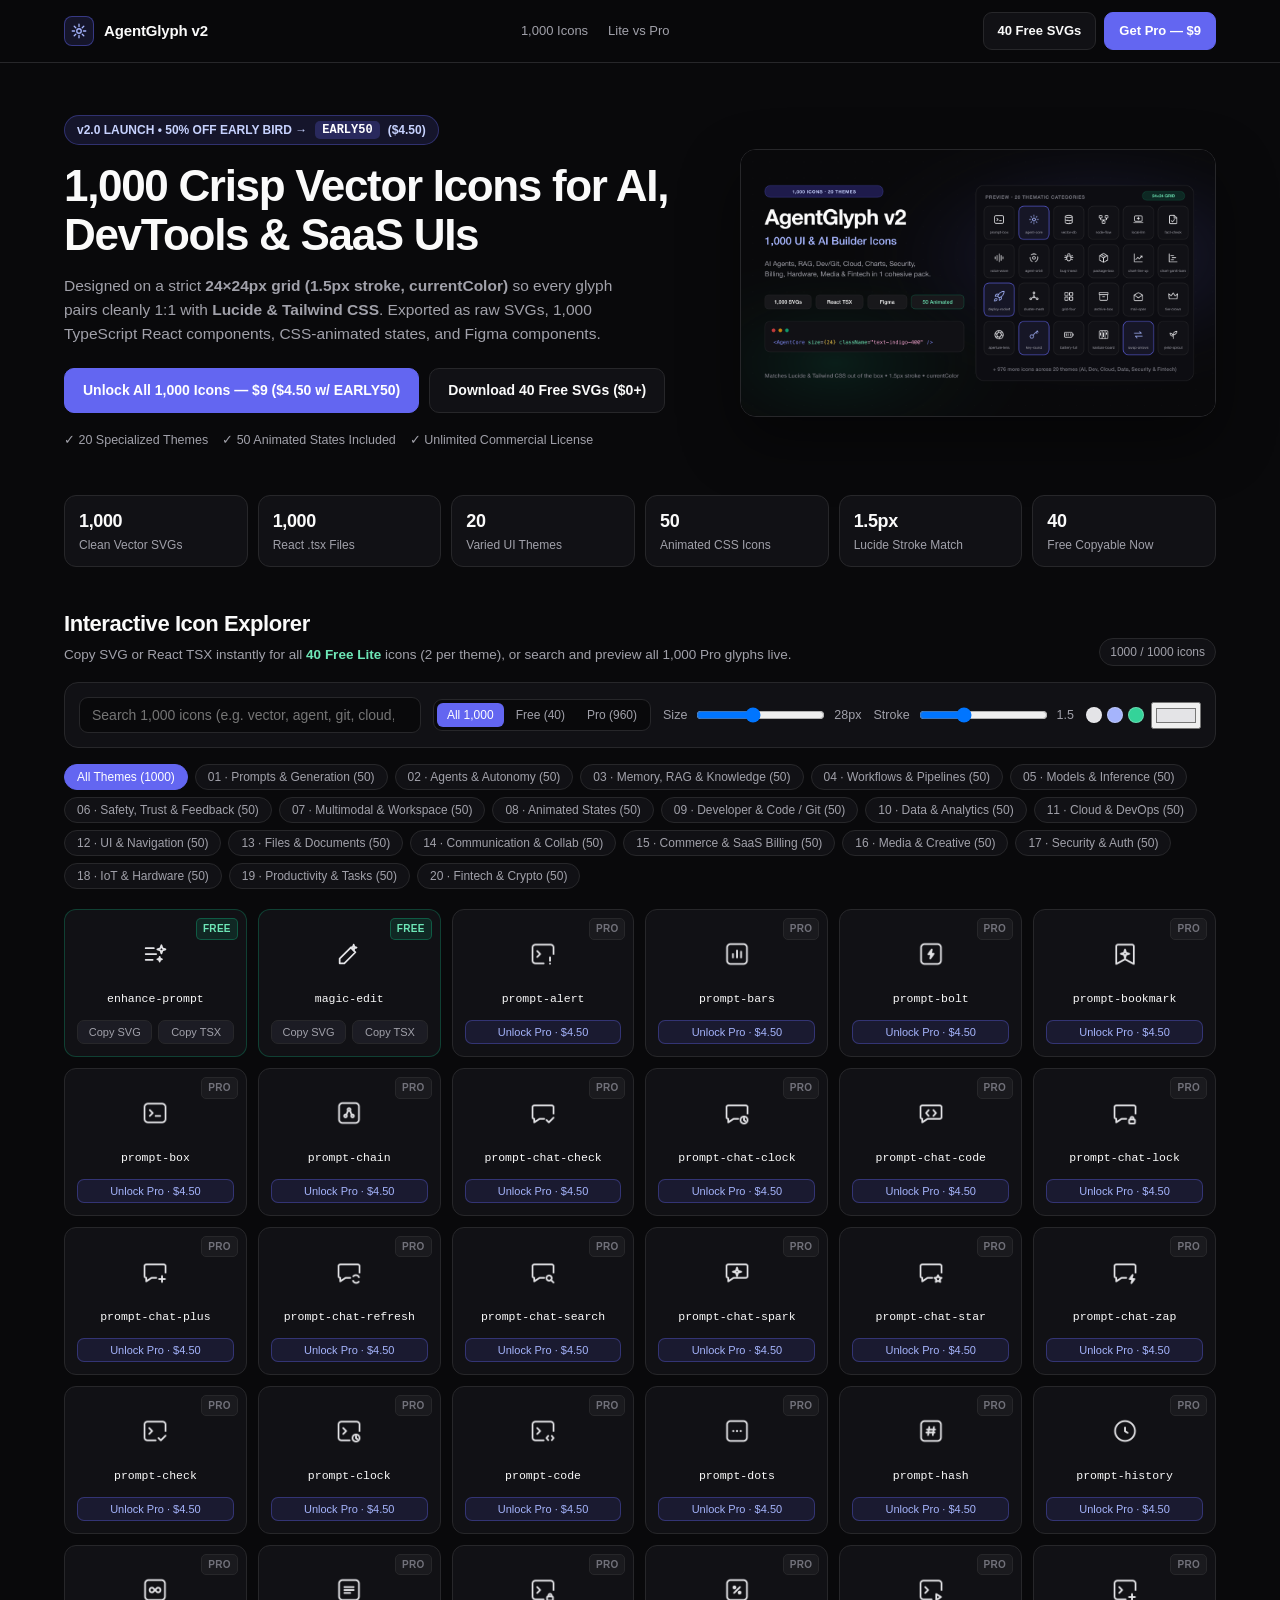
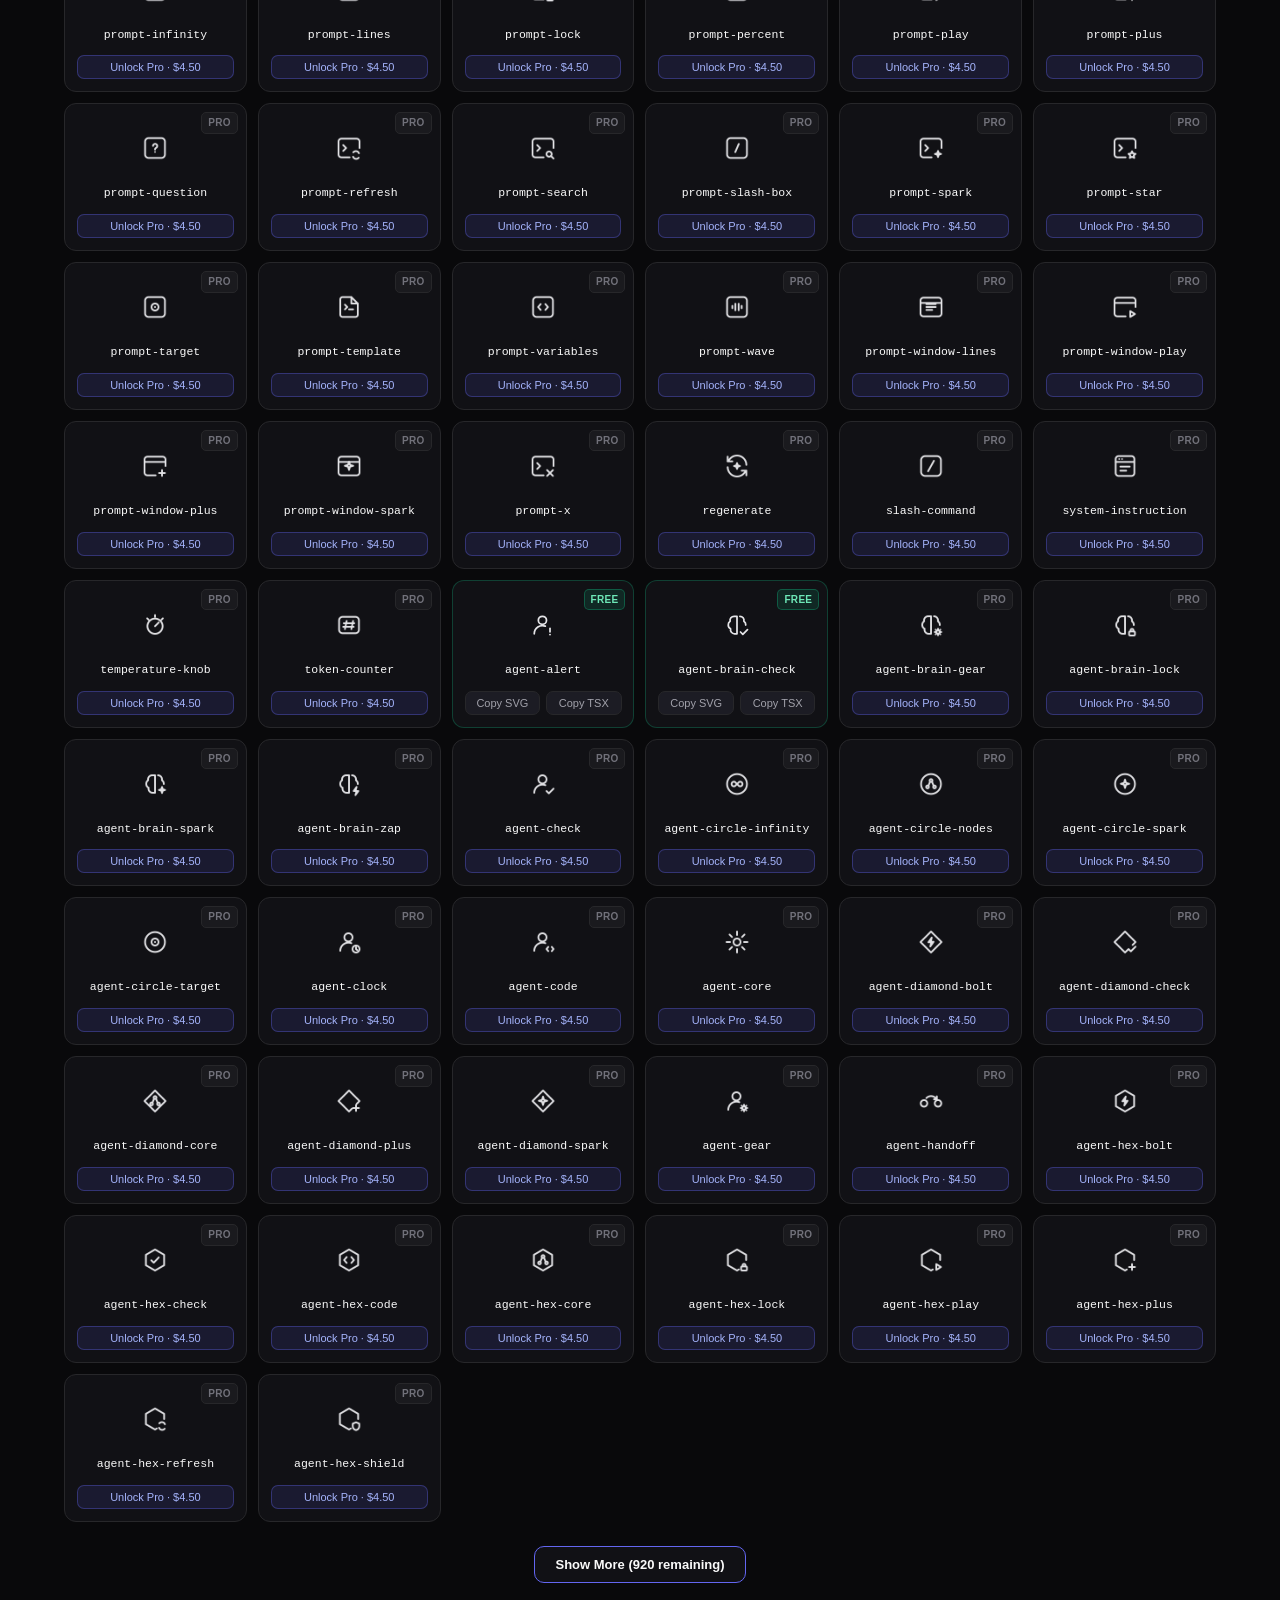
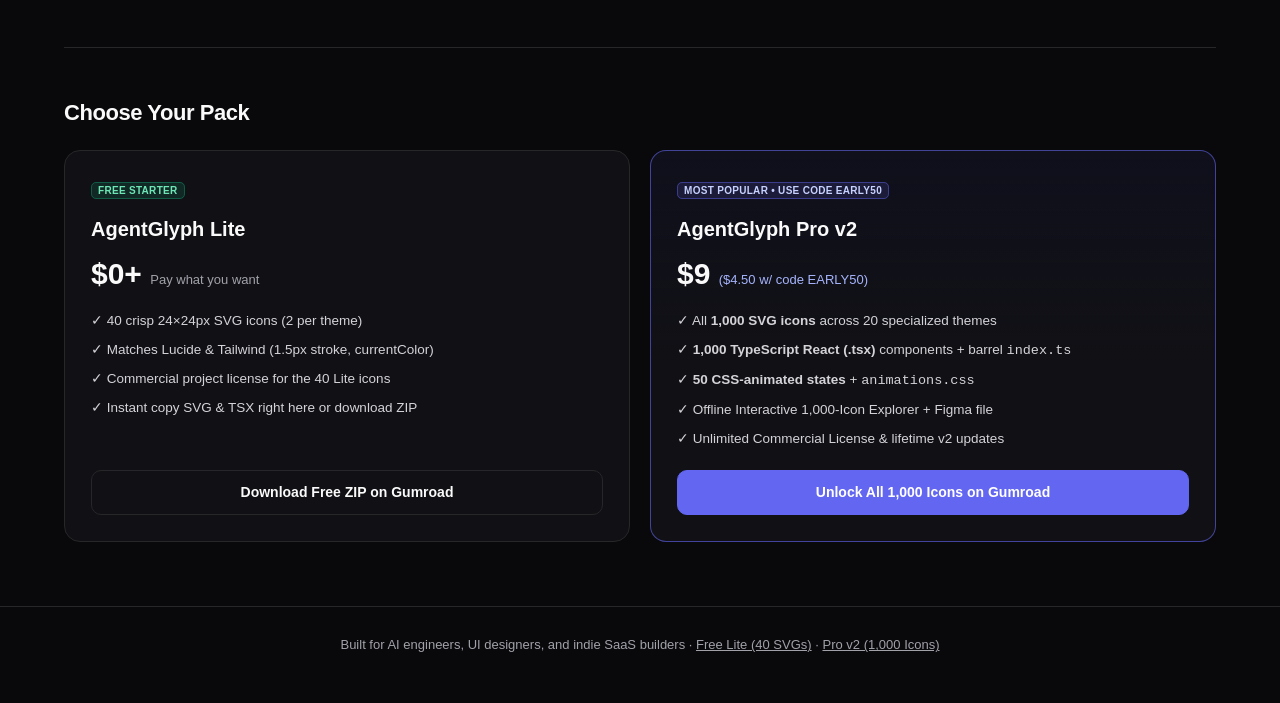
<file: index.html>
<!doctype html>
<html lang="en">

<head>
  <meta charset="UTF-8" />
  <meta name="viewport" content="width=device-width, initial-scale=1.0" />
  <title>AgentGlyph v2 — 1,000 UI, AI &amp; SaaS Icons (SVG · React TSX · Figma)</title>
  <meta name="description"
    content="1,000 crisp 24x24px vector icons across 20 varied themes for AI agents, RAG pipelines, DevTools, Cloud, Data, Security & SaaS apps. Try 40 icons free or unlock all 1,000." />
  <meta property="og:title" content="AgentGlyph v2 — 1,000 UI & AI Icons Across 20 Themes" />
  <meta property="og:description"
    content="24x24px grid, 1.5px stroke, currentColor — pairs 1:1 with Lucide & Tailwind CSS. 40 free SVG starter icons included." />
  <meta property="og:image" content="./assets/cover-1280x720.png" />
  <meta name="twitter:card" content="summary_large_image" />
  <link rel="icon" type="image/svg+xml" href="data:image/svg+xml,%3Csvg xmlns='http://www.w3.org/2000/svg' viewBox='0 0 24 24' fill='none' stroke='%23a5b4fc' stroke-width='1.75' stroke-linecap='round' stroke-linejoin='round'%3E%3Ccircle cx='12' cy='12' r='3'/%3E%3Cpath d='M12 3v3M12 18v3M3 12h3M18 12h3M5.6 5.6l2.1 2.1M16.3 16.3l2.1 2.1M18.4 5.6l-2.1 2.1M7.7 16.3l-2.1 2.1'/%3E%3C/svg%3E" />
  <link rel="stylesheet" href="./assets/animations.css" />
  <style>
    :root {
      --bg: #09090b;
      --panel: #111115;
      --panel-2: #16161d;
      --panel-hover: #1a1a24;
      --border: #27272a;
      --text: #fafafa;
      --muted: #a1a1aa;
      --accent: #6366f1;
      --accent-soft: rgba(99, 102, 241, 0.14);
      --emerald: #10b981;
      --emerald-soft: rgba(16, 185, 129, 0.14);
    }

    * {
      box-sizing: border-box;
    }

    html {
      scroll-behavior: smooth;
    }

    body {
      margin: 0;
      font-family: Inter, -apple-system, BlinkMacSystemFont, "Segoe UI", Roboto, sans-serif;
      background: var(--bg);
      color: var(--text);
      line-height: 1.55;
      -webkit-font-smoothing: antialiased;
    }

    a {
      color: inherit;
      text-decoration: none;
    }

    .nav-wrap {
      position: sticky;
      top: 0;
      z-index: 40;
      backdrop-filter: blur(12px);
      background: rgba(9, 9, 11, 0.85);
      border-bottom: 1px solid var(--border);
    }

    .nav {
      max-width: 1200px;
      margin: 0 auto;
      padding: 12px 24px;
      display: flex;
      align-items: center;
      justify-content: space-between;
      gap: 16px;
    }

    .brand {
      display: inline-flex;
      align-items: center;
      gap: 10px;
      font-weight: 700;
      font-size: 15px;
      letter-spacing: -0.01em;
    }

    .brand-icon {
      width: 30px;
      height: 30px;
      border-radius: 8px;
      display: grid;
      place-items: center;
      background: var(--accent-soft);
      border: 1px solid rgba(99, 102, 241, 0.45);
      color: #a5b4fc;
    }

    .nav-links {
      display: flex;
      align-items: center;
      gap: 20px;
      font-size: 13px;
      color: var(--muted);
    }

    .nav-links a:hover {
      color: var(--text);
    }

    .nav-ctas {
      display: flex;
      align-items: center;
      gap: 8px;
    }

    @media (max-width: 820px) {
      .nav-links {
        display: none;
      }
    }

    .btn {
      display: inline-flex;
      align-items: center;
      justify-content: center;
      gap: 7px;
      border-radius: 9px;
      font-size: 13px;
      font-weight: 600;
      padding: 8px 14px;
      cursor: pointer;
      border: 1px solid var(--border);
      background: var(--panel);
      color: var(--text);
      transition: all 0.15s ease;
    }

    .btn:hover {
      border-color: #3f3f46;
      background: var(--panel-hover);
    }

    .btn-primary {
      background: var(--accent);
      border-color: var(--accent);
      color: #ffffff;
    }

    .btn-primary:hover {
      background: #4f46e5;
      border-color: #4f46e5;
    }

    .btn-lg {
      padding: 11px 18px;
      font-size: 14px;
      border-radius: 10px;
    }

    .container {
      max-width: 1200px;
      margin: 0 auto;
      padding: 0 24px;
    }

    .hero {
      padding: 52px 0 36px;
      display: grid;
      grid-template-columns: 1.15fr 0.85fr;
      gap: 32px;
      align-items: center;
    }

    @media (max-width: 960px) {
      .hero {
        grid-template-columns: 1fr;
        padding-top: 32px;
      }
    }

    .promo-pill {
      display: inline-flex;
      align-items: center;
      gap: 8px;
      padding: 5px 12px;
      border-radius: 999px;
      background: var(--accent-soft);
      border: 1px solid rgba(99, 102, 241, 0.35);
      color: #c7d2fe;
      font-size: 12px;
      font-weight: 600;
      cursor: pointer;
      margin-bottom: 16px;
    }

    .promo-code {
      background: rgba(99, 102, 241, 0.25);
      color: #fff;
      padding: 2px 7px;
      border-radius: 5px;
      font-family: ui-monospace, SFMono-Regular, Menlo, monospace;
    }

    .hero h1 {
      margin: 0 0 14px;
      font-size: clamp(30px, 4vw, 44px);
      line-height: 1.12;
      letter-spacing: -0.03em;
    }

    .hero p {
      margin: 0 0 22px;
      color: var(--muted);
      font-size: 15.5px;
      max-width: 560px;
    }

    .hero-actions {
      display: flex;
      flex-wrap: wrap;
      gap: 10px;
      margin-bottom: 18px;
    }

    .hero-meta {
      display: flex;
      flex-wrap: wrap;
      gap: 14px;
      font-size: 12.5px;
      color: var(--muted);
    }

    .hero-media {
      background: var(--panel);
      border: 1px solid var(--border);
      border-radius: 16px;
      overflow: hidden;
      box-shadow: 0 24px 60px rgba(0, 0, 0, 0.45);
    }

    .hero-media video {
      display: block;
      width: 100%;
      height: auto;
      background: #09090b;
    }

    .stats-strip {
      display: grid;
      grid-template-columns: repeat(6, 1fr);
      gap: 10px;
      margin: 8px 0 40px;
    }

    @media (max-width: 900px) {
      .stats-strip {
        grid-template-columns: repeat(3, 1fr);
      }
    }

    @media (max-width: 520px) {
      .stats-strip {
        grid-template-columns: repeat(2, 1fr);
      }
    }

    .stat-card {
      background: var(--panel);
      border: 1px solid var(--border);
      border-radius: 12px;
      padding: 12px 14px;
    }

    .stat-val {
      font-size: 18px;
      font-weight: 700;
      letter-spacing: -0.02em;
    }

    .stat-lbl {
      font-size: 12px;
      color: var(--muted);
    }

    .section-head {
      display: flex;
      flex-wrap: wrap;
      justify-content: space-between;
      align-items: flex-end;
      gap: 12px;
      margin-bottom: 16px;
    }

    .section-head h2 {
      margin: 0;
      font-size: 22px;
      letter-spacing: -0.02em;
    }

    .badge-count {
      display: inline-flex;
      align-items: center;
      gap: 6px;
      padding: 4px 10px;
      border-radius: 999px;
      background: var(--panel);
      border: 1px solid var(--border);
      color: var(--muted);
      font-size: 12px;
      font-variant-numeric: tabular-nums;
    }

    .controls {
      display: grid;
      grid-template-columns: 1fr auto auto auto auto;
      gap: 12px;
      padding: 14px;
      background: var(--panel);
      border: 1px solid var(--border);
      border-radius: 14px;
      margin-bottom: 16px;
      align-items: center;
    }

    @media (max-width: 1020px) {
      .controls {
        grid-template-columns: 1fr 1fr;
      }

      .search-input {
        grid-column: 1 / -1;
      }
    }

    @media (max-width: 560px) {
      .controls {
        grid-template-columns: 1fr;
      }
    }

    input[type="search"] {
      width: 100%;
      background: #09090b;
      color: var(--text);
      border: 1px solid var(--border);
      border-radius: 9px;
      padding: 9px 12px;
      font-size: 14px;
      outline: none;
    }

    input[type="search"]:focus {
      border-color: var(--accent);
    }

    .tier-toggle {
      display: inline-flex;
      background: #09090b;
      border: 1px solid var(--border);
      border-radius: 9px;
      padding: 3px;
      gap: 2px;
    }

    .tier-btn {
      border: none;
      background: transparent;
      color: var(--muted);
      font-size: 12px;
      font-weight: 500;
      padding: 5px 10px;
      border-radius: 6px;
      cursor: pointer;
    }

    .tier-btn.active {
      background: var(--accent);
      color: #fff;
    }

    .control-group {
      display: flex;
      align-items: center;
      gap: 7px;
      font-size: 12.5px;
      color: var(--muted);
      white-space: nowrap;
    }

    .swatches {
      display: inline-flex;
      align-items: center;
      gap: 5px;
    }

    .swatch {
      width: 16px;
      height: 16px;
      border-radius: 999px;
      border: 1px solid rgba(255, 255, 255, 0.25);
      cursor: pointer;
      padding: 0;
    }

    .categories {
      display: flex;
      flex-wrap: wrap;
      gap: 7px;
      margin-bottom: 20px;
    }

    .cat-btn {
      background: var(--panel);
      color: var(--muted);
      border: 1px solid var(--border);
      border-radius: 999px;
      padding: 5px 12px;
      font-size: 12px;
      cursor: pointer;
      transition: all 0.15s ease;
    }

    .cat-btn:hover {
      color: var(--text);
      border-color: #3f3f46;
    }

    .cat-btn.active {
      background: var(--accent);
      border-color: var(--accent);
      color: #fff;
    }

    .grid {
      display: grid;
      grid-template-columns: repeat(auto-fill, minmax(168px, 1fr));
      gap: 11px;
    }

    .card {
      position: relative;
      background: var(--panel);
      border: 1px solid var(--border);
      border-radius: 12px;
      padding: 20px 12px 12px;
      display: flex;
      flex-direction: column;
      align-items: center;
      gap: 12px;
      transition: border-color 0.15s ease, background 0.15s ease;
    }

    .card:hover {
      background: var(--panel-hover);
      border-color: #3f3f46;
    }

    .card.is-free {
      border-color: rgba(16, 185, 129, 0.28);
    }

    .card-tag {
      position: absolute;
      top: 8px;
      right: 8px;
      font-size: 10px;
      font-weight: 700;
      padding: 2px 6px;
      border-radius: 5px;
      letter-spacing: 0.03em;
    }

    .card-tag.free {
      background: var(--emerald-soft);
      color: #6ee7b7;
      border: 1px solid rgba(16, 185, 129, 0.35);
    }

    .card-tag.pro {
      background: rgba(255, 255, 255, 0.04);
      color: #71717a;
      border: 1px solid #27272a;
    }

    .icon-preview {
      display: flex;
      align-items: center;
      justify-content: center;
      height: 48px;
    }

    .pro-sprite-icon {
      width: var(--icon-size, 28px);
      height: var(--icon-size, 28px);
      background-color: currentColor;
      -webkit-mask-image: var(--sprite-url);
      mask-image: var(--sprite-url);
      -webkit-mask-size: 1000% 500%;
      mask-size: 1000% 500%;
      -webkit-mask-position: var(--pos-x) var(--pos-y);
      mask-position: var(--pos-x) var(--pos-y);
      -webkit-mask-repeat: no-repeat;
      mask-repeat: no-repeat;
      pointer-events: none;
    }

    .icon-name {
      font-size: 11.5px;
      color: var(--text);
      font-family: ui-monospace, SFMono-Regular, Menlo, monospace;
      text-align: center;
      word-break: break-word;
    }

    .card-actions {
      display: flex;
      gap: 6px;
      width: 100%;
    }

    .btn-copy {
      flex: 1;
      background: #1c1c24;
      color: var(--muted);
      border: 1px solid var(--border);
      border-radius: 7px;
      padding: 5px 6px;
      font-size: 11px;
      cursor: pointer;
      transition: all 0.15s ease;
    }

    .btn-copy:hover {
      color: var(--text);
      border-color: var(--accent);
    }

    .btn-unlock {
      flex: 1;
      background: rgba(99, 102, 241, 0.12);
      color: #a5b4fc;
      border: 1px solid rgba(99, 102, 241, 0.35);
      border-radius: 7px;
      padding: 5px 6px;
      font-size: 11px;
      font-weight: 500;
      cursor: pointer;
      transition: all 0.15s ease;
    }

    .btn-unlock:hover {
      background: var(--accent);
      color: #fff;
      border-color: var(--accent);
    }

    .load-more-wrap {
      display: flex;
      justify-content: center;
      margin-top: 24px;
    }

    .load-more-btn {
      background: var(--panel);
      color: var(--text);
      border: 1px solid var(--accent);
      border-radius: 10px;
      padding: 10px 20px;
      font-size: 13px;
      font-weight: 600;
      cursor: pointer;
    }

    .load-more-btn:hover {
      background: var(--accent);
    }

    .compare-section {
      margin-top: 64px;
      padding-top: 48px;
      border-top: 1px solid var(--border);
    }

    .compare-grid {
      display: grid;
      grid-template-columns: repeat(2, 1fr);
      gap: 20px;
      margin-top: 20px;
    }

    @media (max-width: 780px) {
      .compare-grid {
        grid-template-columns: 1fr;
      }
    }

    .plan-card {
      background: var(--panel);
      border: 1px solid var(--border);
      border-radius: 16px;
      padding: 26px;
      display: flex;
      flex-direction: column;
      justify-content: space-between;
      gap: 20px;
    }

    .plan-card.pro-plan {
      border-color: rgba(99, 102, 241, 0.6);
      background: linear-gradient(180deg, rgba(99, 102, 241, 0.08) 0%, var(--panel) 55%);
    }

    .plan-price {
      font-size: 30px;
      font-weight: 700;
      margin: 6px 0;
    }

    .plan-list {
      list-style: none;
      padding: 0;
      margin: 0;
      display: grid;
      gap: 8px;
      font-size: 13.5px;
      color: #d4d4d8;
    }

    footer {
      margin-top: 64px;
      padding: 28px 24px 48px;
      border-top: 1px solid var(--border);
      text-align: center;
      color: var(--muted);
      font-size: 13px;
    }

    .modal-backdrop {
      position: fixed;
      inset: 0;
      background: rgba(0, 0, 0, 0.72);
      backdrop-filter: blur(4px);
      display: none;
      place-items: center;
      padding: 20px;
      z-index: 60;
    }

    .modal-backdrop.open {
      display: grid;
    }

    .modal {
      width: 100%;
      max-width: 460px;
      background: var(--panel);
      border: 1px solid rgba(99, 102, 241, 0.5);
      border-radius: 16px;
      padding: 24px;
    }

    .toast {
      position: fixed;
      bottom: 24px;
      right: 24px;
      background: #18181b;
      color: #fafafa;
      border: 1px solid var(--accent);
      padding: 10px 16px;
      border-radius: 10px;
      font-size: 13px;
      opacity: 0;
      transform: translateY(10px);
      transition: all 0.2s ease;
      pointer-events: none;
      z-index: 70;
    }

    .toast.show {
      opacity: 1;
      transform: translateY(0);
    }

    .empty {
      grid-column: 1 / -1;
      text-align: center;
      padding: 48px;
      color: var(--muted);
      border: 1px dashed var(--border);
      border-radius: 14px;
    }
  </style>
</head>

<body>
  <header class="nav-wrap">
    <div class="nav">
      <a href="#" class="brand">
        <span class="brand-icon">
          <svg width="18" height="18" viewBox="0 0 24 24" fill="none" stroke="currentColor" stroke-width="1.75"
            stroke-linecap="round" stroke-linejoin="round">
            <circle cx="12" cy="12" r="3" />
            <path
              d="M12 3v3M12 18v3M3 12h3M18 12h3M5.6 5.6l2.1 2.1M16.3 16.3l2.1 2.1M18.4 5.6l-2.1 2.1M7.7 16.3l-2.1 2.1" />
          </svg>
        </span>
        <span>AgentGlyph v2</span>
      </a>
      <nav class="nav-links">
        <a href="#explorer">1,000 Icons</a>
        <a href="#pricing">Lite vs Pro</a>
      </nav>
      <div class="nav-ctas">
        <a class="btn" href="https://5418582126609.gumroad.com/l/agentglyph-lite" target="_blank" rel="noopener">40 Free
          SVGs</a>
        <a class="btn btn-primary" href="https://5418582126609.gumroad.com/l/agentglyph" target="_blank"
          rel="noopener">Get
          Pro — $9</a>
      </div>
    </div>
  </header>

  <main class="container">
    <section class="hero">
      <div>
        <button type="button" class="promo-pill" id="copy-promo-btn" title="Click to copy coupon EARLY50">
          <span>v2.0 LAUNCH • 50% OFF EARLY BIRD →</span>
          <span class="promo-code">EARLY50</span>
          <span>($4.50)</span>
        </button>
        <h1>1,000 Crisp Vector Icons for AI, DevTools &amp; SaaS UIs</h1>
        <p>
          Designed on a strict <strong>24×24px grid (1.5px stroke, currentColor)</strong> so every glyph pairs cleanly
          1:1 with <strong>Lucide &amp; Tailwind CSS</strong>. Exported as raw SVGs, 1,000 TypeScript React components,
          CSS-animated states, and Figma components.
        </p>
        <div class="hero-actions">
          <a class="btn btn-primary btn-lg" href="https://5418582126609.gumroad.com/l/agentglyph" target="_blank"
            rel="noopener">
            Unlock All 1,000 Icons — $9 ($4.50 w/ EARLY50)
          </a>
          <a class="btn btn-lg" href="https://5418582126609.gumroad.com/l/agentglyph-lite" target="_blank"
            rel="noopener">
            Download 40 Free SVGs ($0+)
          </a>
        </div>
        <div class="hero-meta">
          <span>✓ 20 Specialized Themes</span>
          <span>✓ 50 Animated States Included</span>
          <span>✓ Unlimited Commercial License</span>
        </div>
      </div>
      <div class="hero-media">
        <video src="./assets/demo-15s.mp4" poster="./assets/cover-1280x720.png" autoplay loop muted playsinline></video>
      </div>
    </section>

    <section class="stats-strip">
      <div class="stat-card">
        <div class="stat-val">1,000</div>
        <div class="stat-lbl">Clean Vector SVGs</div>
      </div>
      <div class="stat-card">
        <div class="stat-val">1,000</div>
        <div class="stat-lbl">React .tsx Files</div>
      </div>
      <div class="stat-card">
        <div class="stat-val">20</div>
        <div class="stat-lbl">Varied UI Themes</div>
      </div>
      <div class="stat-card">
        <div class="stat-val">50</div>
        <div class="stat-lbl">Animated CSS Icons</div>
      </div>
      <div class="stat-card">
        <div class="stat-val">1.5px</div>
        <div class="stat-lbl">Lucide Stroke Match</div>
      </div>
      <div class="stat-card">
        <div class="stat-val">40</div>
        <div class="stat-lbl">Free Copyable Now</div>
      </div>
    </section>

    <section id="explorer">
      <div class="section-head">
        <div>
          <h2>Interactive Icon Explorer</h2>
          <p style="margin:4px 0 0;color:var(--muted);font-size:13.5px;">
            Copy SVG or React TSX instantly for all <strong style="color:#6ee7b7">40 Free Lite</strong> icons (2 per
            theme), or search and preview all 1,000 Pro glyphs live.
          </p>
        </div>
        <span class="badge-count" id="count-badge">0 icons loaded</span>
      </div>

      <div class="controls">
        <input type="search" class="search-input" id="search"
          placeholder="Search 1,000 icons (e.g. vector, agent, git, cloud, chart, lock, billing)..." />
        <div class="tier-toggle" id="tier-toggle">
          <button type="button" class="tier-btn active" data-tier="all">All 1,000</button>
          <button type="button" class="tier-btn" data-tier="free">Free (40)</button>
          <button type="button" class="tier-btn" data-tier="pro">Pro (960)</button>
        </div>
        <label class="control-group">
          Size <input type="range" id="size-slider" min="16" max="44" value="28" />
          <span id="size-val">28px</span>
        </label>
        <label class="control-group" title="Adjusts stroke on editable Free Lite SVG icons">
          Stroke <input type="range" id="stroke-slider" min="1" max="2.5" step="0.25" value="1.5" />
          <span id="stroke-val">1.5</span>
        </label>
        <div class="control-group">
          <div class="swatches">
            <button type="button" class="swatch" style="background:#e4e4e7" data-color="#e4e4e7" title="Zinc"></button>
            <button type="button" class="swatch" style="background:#a5b4fc" data-color="#a5b4fc"
              title="Indigo"></button>
            <button type="button" class="swatch" style="background:#34d399" data-color="#34d399"
              title="Emerald"></button>
          </div>
          <input type="color" id="color-picker" value="#e4e4e7" />
        </div>
      </div>

      <div class="categories" id="categories"></div>
      <div class="grid" id="grid"></div>
      <div class="load-more-wrap" id="load-more-wrap" style="display:none;">
        <button type="button" class="load-more-btn" id="load-more-btn">Show More Icons</button>
      </div>
    </section>

    <section class="compare-section" id="pricing">
      <div class="section-head">
        <h2>Choose Your Pack</h2>
      </div>
      <div class="compare-grid">
        <div class="plan-card">
          <div>
            <span class="card-tag free" style="position:static;">FREE STARTER</span>
            <h3 style="margin:12px 0 4px;font-size:20px;">AgentGlyph Lite</h3>
            <div class="plan-price">$0+ <span style="font-size:13px;color:var(--muted);font-weight:400;">Pay what you
                want</span></div>
            <ul class="plan-list" style="margin-top:14px;">
              <li>✓ 40 crisp 24×24px SVG icons (2 per theme)</li>
              <li>✓ Matches Lucide &amp; Tailwind (1.5px stroke, currentColor)</li>
              <li>✓ Commercial project license for the 40 Lite icons</li>
              <li>✓ Instant copy SVG &amp; TSX right here or download ZIP</li>
            </ul>
          </div>
          <a class="btn btn-lg" href="https://5418582126609.gumroad.com/l/agentglyph-lite" target="_blank"
            rel="noopener">Download
            Free ZIP on Gumroad</a>
        </div>
        <div class="plan-card pro-plan">
          <div>
            <span class="card-tag free"
              style="position:static;background:var(--accent-soft);color:#c7d2fe;border-color:rgba(99,102,241,0.45);">MOST
              POPULAR • USE CODE EARLY50</span>
            <h3 style="margin:12px 0 4px;font-size:20px;">AgentGlyph Pro v2</h3>
            <div class="plan-price">$9 <span style="font-size:13px;color:#a5b4fc;font-weight:500;">($4.50 w/ code
                EARLY50)</span></div>
            <ul class="plan-list" style="margin-top:14px;">
              <li>✓ All <strong>1,000 SVG icons</strong> across 20 specialized themes</li>
              <li>✓ <strong>1,000 TypeScript React (.tsx)</strong> components + barrel <code>index.ts</code></li>
              <li>✓ <strong>50 CSS-animated states</strong> + <code>animations.css</code></li>
              <li>✓ Offline Interactive 1,000-Icon Explorer + Figma file</li>
              <li>✓ Unlimited Commercial License &amp; lifetime v2 updates</li>
            </ul>
          </div>
          <a class="btn btn-primary btn-lg" href="https://5418582126609.gumroad.com/l/agentglyph" target="_blank"
            rel="noopener">Unlock All 1,000 Icons on Gumroad</a>
        </div>
      </div>
    </section>
  </main>

  <footer>
    <div class="container">
      Built for AI engineers, UI designers, and indie SaaS builders ·
      <a href="https://5418582126609.gumroad.com/l/agentglyph-lite" target="_blank" rel="noopener"
        style="text-decoration:underline">Free Lite (40 SVGs)</a> ·
      <a href="https://5418582126609.gumroad.com/l/agentglyph" target="_blank" rel="noopener"
        style="text-decoration:underline">Pro v2 (1,000 Icons)</a>
    </div>
  </footer>

  <div class="modal-backdrop" id="pro-modal">
    <div class="modal">
      <div style="display:flex;justify-content:space-between;align-items:center;margin-bottom:10px;">
        <strong style="font-size:16px;" id="modal-title">Unlock Pro Icon</strong>
        <button type="button" class="btn" id="modal-close" style="padding:4px 10px;">✕</button>
      </div>
      <p style="margin:0 0 14px;color:var(--muted);font-size:13.5px;" id="modal-desc"></p>
      <div
        style="background:#09090b;border:1px solid var(--border);border-radius:10px;padding:12px;margin-bottom:16px;font-size:13px;">
        <div style="margin-bottom:6px;">Use promo code <code style="color:#a5b4fc;font-weight:700;">EARLY50</code> for
          50% off ($4.50 instead of $9):</div>
        <div style="display:flex;gap:8px;align-items:center;">
          <code
            style="flex:1;padding:6px 10px;background:var(--panel);border:1px solid var(--border);border-radius:6px;font-weight:700;">EARLY50</code>
          <button type="button" class="btn" id="modal-copy-code">Copy Code</button>
        </div>
      </div>
      <a class="btn btn-primary btn-lg" style="width:100%;" href="https://5418582126609.gumroad.com/l/agentglyph"
        target="_blank" rel="noopener">
        Get AgentGlyph Pro (1,000 Icons) →
      </a>
    </div>
  </div>

  <div class="toast" id="toast">Copied!</div>

  <script src="./manifest-public.js"></script>
  <script>
    const icons = window.AGENT_GLYPH_PUBLIC || [];
    const THEME_LABELS = { "01-prompts-generation": "01 · Prompts & Generation", "02-agents-autonomy": "02 · Agents & Autonomy", "03-memory-rag": "03 · Memory, RAG & Knowledge", "04-workflows-pipelines": "04 · Workflows & Pipelines", "05-models-inference": "05 · Models & Inference", "06-safety-trust": "06 · Safety, Trust & Feedback", "07-multimodal-workspace": "07 · Multimodal & Workspace", "08-animated-states": "08 · Animated States", "09-developer-code": "09 · Developer & Code / Git", "10-data-analytics": "10 · Data & Analytics", "11-cloud-devops": "11 · Cloud & DevOps", "12-ui-navigation": "12 · UI & Navigation", "13-files-documents": "13 · Files & Documents", "14-communication-collab": "14 · Communication & Collab", "15-commerce-billing": "15 · Commerce & SaaS Billing", "16-media-creative": "16 · Media & Creative", "17-security-auth": "17 · Security & Auth", "18-iot-hardware": "18 · IoT & Hardware", "19-productivity-tasks": "19 · Productivity & Tasks", "20-fintech-crypto": "20 · Fintech & Crypto" };
    const searchInput = document.getElementById('search');
    const sizeSlider = document.getElementById('size-slider');
    const strokeSlider = document.getElementById('stroke-slider');
    const colorPicker = document.getElementById('color-picker');
    const sizeVal = document.getElementById('size-val');
    const strokeVal = document.getElementById('stroke-val');
    const countBadge = document.getElementById('count-badge');
    const categoriesEl = document.getElementById('categories');
    const gridEl = document.getElementById('grid');
    const loadMoreWrap = document.getElementById('load-more-wrap');
    const loadMoreBtn = document.getElementById('load-more-btn');
    const toastEl = document.getElementById('toast');
    const proModal = document.getElementById('pro-modal');
    const modalTitle = document.getElementById('modal-title');
    const modalDesc = document.getElementById('modal-desc');

    const PAGE_SIZE = 80;
    let activeCategory = 'all';
    let activeTier = 'all';
    let visibleLimit = PAGE_SIZE;
    let toastTimer = null;

    function showToast(msg) {
      toastEl.textContent = msg;
      toastEl.classList.add('show');
      clearTimeout(toastTimer);
      toastTimer = setTimeout(() => toastEl.classList.remove('show'), 1800);
    }

    async function copyText(text, label) {
      try {
        await navigator.clipboard.writeText(text);
        showToast('Copied ' + label + '!');
      } catch {
        showToast('Copy failed — please copy manually');
      }
    }

    function buildTsx(icon) {
      const innerMatch = icon.svg.match(/<svg[^>]*>([\s\S]*?)<\/svg>/i);
      const inner = (innerMatch ? innerMatch[1] : '')
        .trim()
        .replace(/\bstroke-width=/g, 'strokeWidth=')
        .replace(/\bstroke-linecap=/g, 'strokeLinecap=')
        .replace(/\bstroke-linejoin=/g, 'strokeLinejoin=')
        .replace(/\bstroke-dasharray=/g, 'strokeDasharray=')
        .replace(/\bstroke-dashoffset=/g, 'strokeDashoffset=')
        .replace(/\bstroke-opacity=/g, 'strokeOpacity=')
        .replace(/\bfill-rule=/g, 'fillRule=')
        .replace(/\bclip-rule=/g, 'clipRule=')
        .replace(/\bfill-opacity=/g, 'fillOpacity=')
        .replace(/\bclass=/g, 'className=');
      return `import type { SVGProps } from 'react';\n\nexport function ${icon.componentName}({ size = 24, strokeWidth = 1.5, ...props }: SVGProps<SVGSVGElement> & { size?: number | string }) {\n  return (\n    <svg xmlns="http://www.w3.org/2000/svg" width={size} height={size} viewBox="0 0 24 24" fill="none" stroke="currentColor" strokeWidth={strokeWidth} strokeLinecap="round" strokeLinejoin="round" {...props}>\n      ${inner}\n    </svg>\n  );\n}\n`;
    }

    function openProModal(icon) {
      modalTitle.textContent = 'Unlock <' + icon.componentName + ' /> & 999+ Icons';
      modalDesc.textContent =
        icon.name + ' (' + (THEME_LABELS[icon.categoryId] || icon.categoryLabel) + ') is part of AgentGlyph Pro v2 — includes clean SVG, TypeScript React (.tsx), Figma master component, and unlimited commercial license.';
      proModal.classList.add('open');
    }

    document.getElementById('modal-close').onclick = () => proModal.classList.remove('open');
    proModal.onclick = (e) => {
      if (e.target === proModal) proModal.classList.remove('open');
    };
    document.getElementById('modal-copy-code').onclick = () => copyText('EARLY50', 'code EARLY50');
    document.getElementById('copy-promo-btn').onclick = () => copyText('EARLY50', 'promo code EARLY50');

    document.getElementById('tier-toggle').addEventListener('click', (e) => {
      const btn = e.target.closest('.tier-btn');
      if (!btn) return;
      activeTier = btn.dataset.tier;
      document.querySelectorAll('.tier-btn').forEach((b) => b.classList.toggle('active', b === btn));
      visibleLimit = PAGE_SIZE;
      renderGrid();
    });

    document.querySelectorAll('.swatch').forEach((btn) => {
      btn.addEventListener('click', () => {
        colorPicker.value = btn.dataset.color;
        renderGrid();
      });
    });

    function renderCategories() {
      const counts = new Map();
      const labels = new Map([['all', 'All Themes']]);
      icons.forEach((icon) => {
        counts.set(icon.categoryId, (counts.get(icon.categoryId) || 0) + 1);
        labels.set(icon.categoryId, THEME_LABELS[icon.categoryId] || icon.categoryLabel);
      });

      categoriesEl.innerHTML = '';
      for (const [id, label] of labels.entries()) {
        const count = id === 'all' ? icons.length : counts.get(id) || 0;
        const btn = document.createElement('button');
        btn.type = 'button';
        btn.className = 'cat-btn ' + (activeCategory === id ? 'active' : '');
        btn.textContent = label + ' (' + count + ')';
        btn.onclick = () => {
          activeCategory = id;
          visibleLimit = PAGE_SIZE;
          renderCategories();
          renderGrid();
        };
        categoriesEl.appendChild(btn);
      }
    }

    function renderGrid() {
      const query = searchInput.value.trim().toLowerCase();
      const size = sizeSlider.value;
      const stroke = strokeSlider.value;
      const color = colorPicker.value;

      sizeVal.textContent = size + 'px';
      strokeVal.textContent = stroke;

      const filtered = icons.filter((icon) => {
        const matchCat = activeCategory === 'all' || icon.categoryId === activeCategory;
        const matchTier =
          activeTier === 'all' ||
          (activeTier === 'free' && icon.free) ||
          (activeTier === 'pro' && !icon.free);
        const matchQuery =
          !query ||
          icon.name.toLowerCase().includes(query) ||
          icon.categoryLabel.toLowerCase().includes(query);
        return matchCat && matchTier && matchQuery;
      });

      const pageItems = filtered.slice(0, visibleLimit);
      countBadge.textContent = filtered.length + ' / ' + icons.length + ' icons';
      gridEl.innerHTML = '';

      if (filtered.length === 0) {
        gridEl.innerHTML = '<div class="empty">No matching icons found. Try clearing your filter.</div>';
        loadMoreWrap.style.display = 'none';
        return;
      }

      const frag = document.createDocumentFragment();
      pageItems.forEach((icon) => {
        const card = document.createElement('div');
        card.className = 'card' + (icon.free ? ' is-free' : '');

        const tag = document.createElement('span');
        tag.className = 'card-tag ' + (icon.free ? 'free' : 'pro');
        tag.textContent = icon.free ? 'FREE' : 'PRO';

        const preview = document.createElement('div');
        preview.className = 'icon-preview';
        preview.style.color = color;

        if (icon.free && icon.svg) {
          preview.innerHTML = icon.svg;
          const svgEl = preview.querySelector('svg');
          if (svgEl) {
            svgEl.setAttribute('width', size);
            svgEl.setAttribute('height', size);
            svgEl.setAttribute('stroke-width', stroke);
          }
        } else {
          const spr = document.createElement('div');
          spr.className = 'pro-sprite-icon' + (icon.animClass ? ' ' + icon.animClass : '');
          spr.style.setProperty('--sprite-url', "url('./sprites/" + icon.categoryId + ".png')");
          spr.style.setProperty('--pos-x', ((icon.col / 9) * 100).toFixed(6) + '%');
          spr.style.setProperty('--pos-y', ((icon.row / 4) * 100).toFixed(6) + '%');
          spr.style.setProperty('--icon-size', size + 'px');
          preview.appendChild(spr);
        }

        const name = document.createElement('div');
        name.className = 'icon-name';
        name.textContent = icon.name;

        const actions = document.createElement('div');
        actions.className = 'card-actions';

        if (icon.free && icon.svg) {
          const copySvgBtn = document.createElement('button');
          copySvgBtn.type = 'button';
          copySvgBtn.className = 'btn-copy';
          copySvgBtn.textContent = 'Copy SVG';
          copySvgBtn.onclick = () => copyText(icon.svg, icon.name + '.svg');

          const copyTsxBtn = document.createElement('button');
          copyTsxBtn.type = 'button';
          copyTsxBtn.className = 'btn-copy';
          copyTsxBtn.textContent = 'Copy TSX';
          copyTsxBtn.onclick = () => copyText(buildTsx(icon), '<' + icon.componentName + ' />');

          actions.append(copySvgBtn, copyTsxBtn);
        } else {
          const unlockBtn = document.createElement('button');
          unlockBtn.type = 'button';
          unlockBtn.className = 'btn-unlock';
          unlockBtn.textContent = 'Unlock Pro · $4.50';
          unlockBtn.onclick = () => openProModal(icon);
          actions.appendChild(unlockBtn);
        }

        card.append(tag, preview, name, actions);
        frag.appendChild(card);
      });
      gridEl.appendChild(frag);

      if (filtered.length > visibleLimit) {
        loadMoreWrap.style.display = 'flex';
        loadMoreBtn.textContent = 'Show More (' + (filtered.length - visibleLimit) + ' remaining)';
      } else {
        loadMoreWrap.style.display = 'none';
      }
    }

    loadMoreBtn.onclick = () => {
      visibleLimit += PAGE_SIZE;
      renderGrid();
    };
    searchInput.addEventListener('input', () => {
      visibleLimit = PAGE_SIZE;
      renderGrid();
    });
    sizeSlider.addEventListener('input', renderGrid);
    strokeSlider.addEventListener('input', renderGrid);
    colorPicker.addEventListener('input', renderGrid);

    renderCategories();
    renderGrid();
  </script>
</body>

</html>
</file>
<file: assets/animations.css>
/* AgentGlyph Animated Icon Utilities */

@keyframes ag-pulse {
  0%, 100% {
    opacity: 1;
    transform: scale(1);
  }
  50% {
    opacity: 0.45;
    transform: scale(0.92);
  }
}

@keyframes ag-spin-slow {
  from {
    transform: rotate(0deg);
  }
  to {
    transform: rotate(360deg);
  }
}

@keyframes ag-blink {
  0%, 49% {
    opacity: 1;
  }
  50%, 100% {
    opacity: 0.15;
  }
}

@keyframes ag-wave {
  0%, 100% {
    transform: scaleY(0.5);
  }
  50% {
    transform: scaleY(1.15);
  }
}

.ag-animate-pulse {
  transform-box: fill-box;
  transform-origin: center;
  animation: ag-pulse 1.6s ease-in-out infinite;
}

.ag-animate-spin {
  transform-box: fill-box;
  transform-origin: center;
  animation: ag-spin-slow 3.5s linear infinite;
}

.ag-animate-blink {
  animation: ag-blink 1.1s steps(2, start) infinite;
}

.ag-animate-wave {
  transform-box: fill-box;
  transform-origin: center;
  animation: ag-wave 1s ease-in-out infinite;
}

.ag-delay-1 {
  animation-delay: 0.15s;
}

.ag-delay-2 {
  animation-delay: 0.3s;
}
</file>
